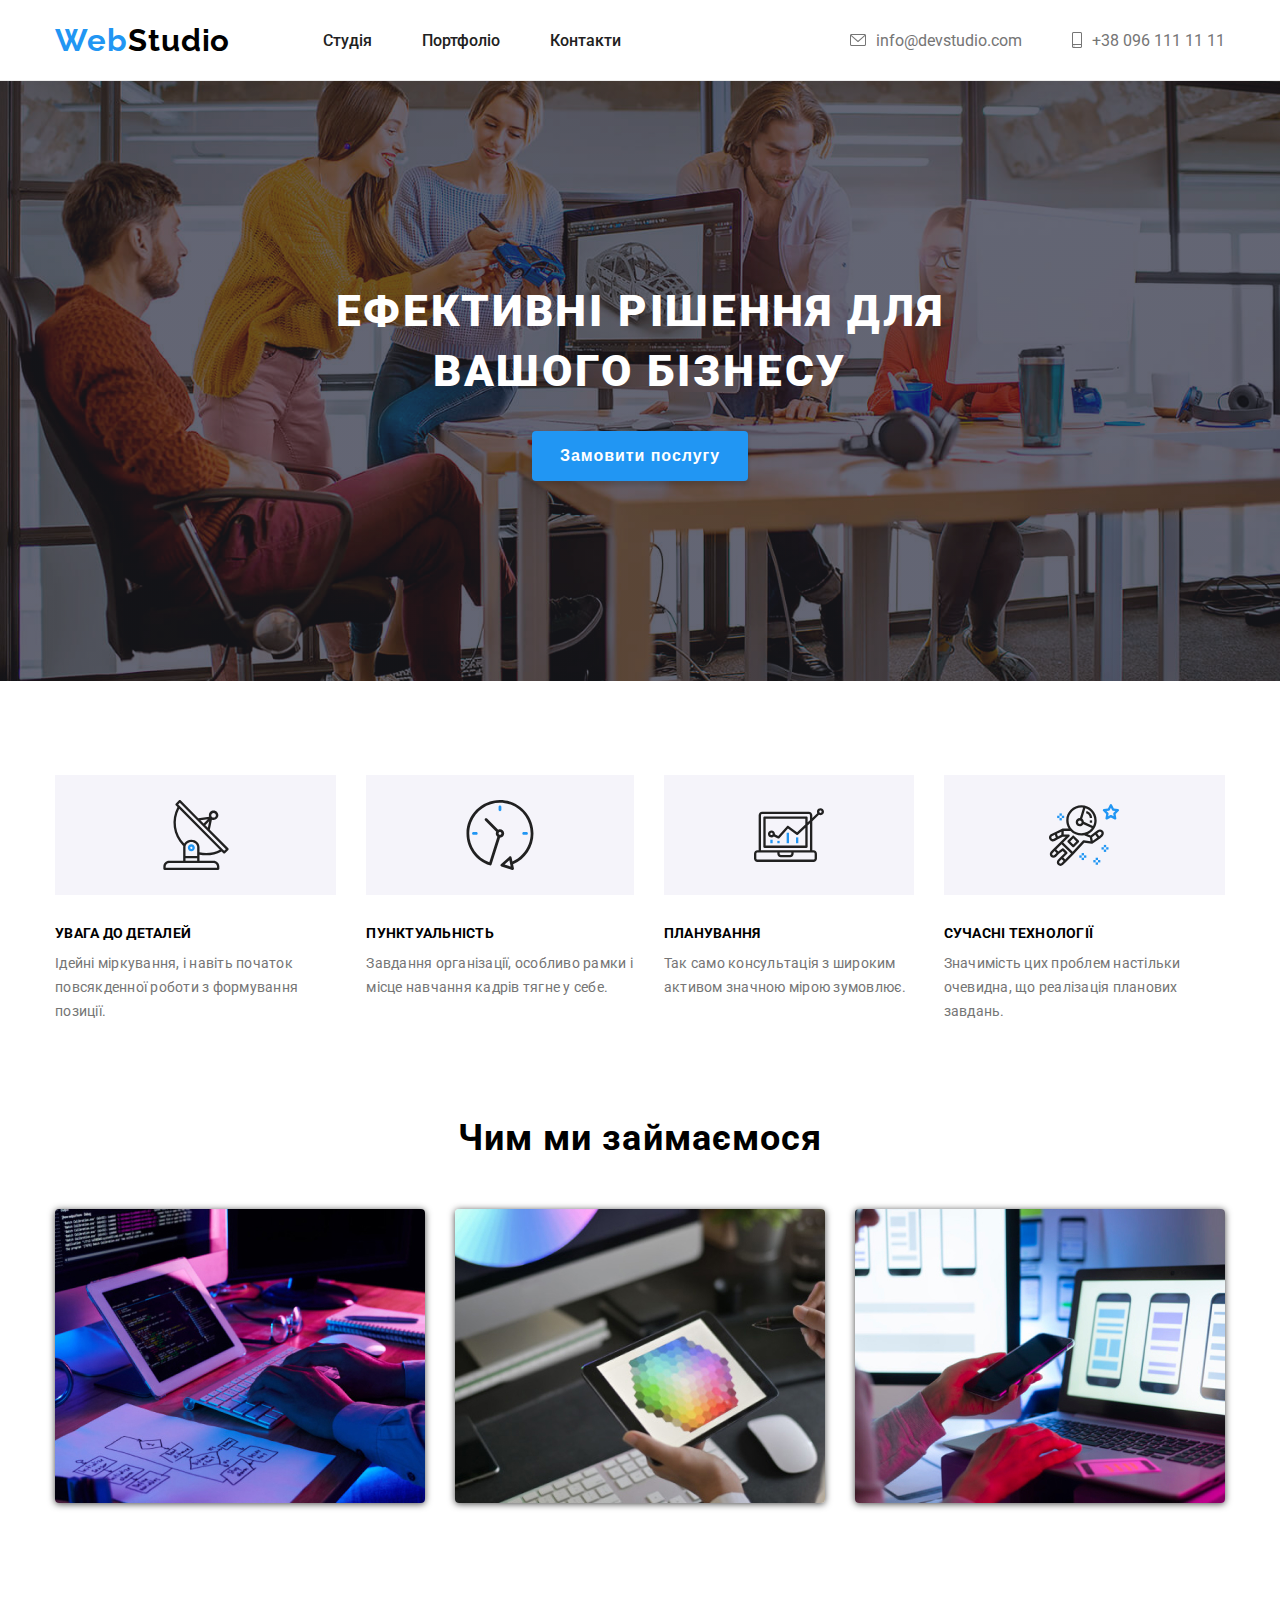
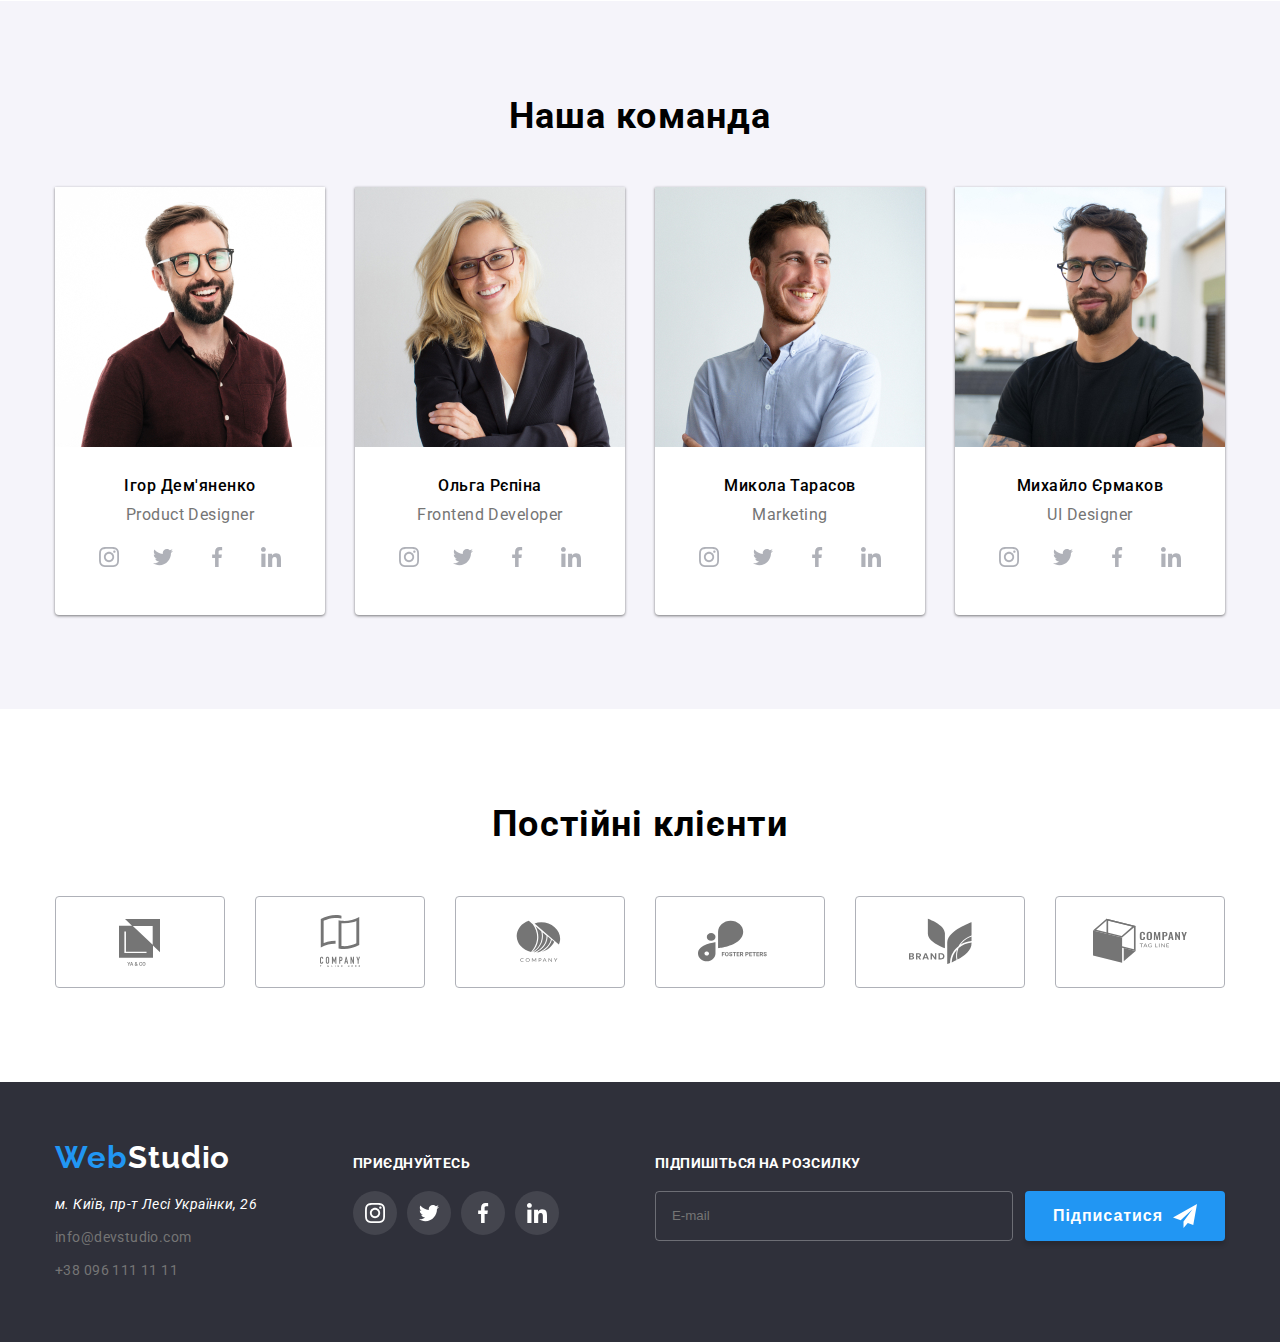
<file: index.html>
<!DOCTYPE html>
<html lang="en" class="page">
  <head>
    <meta charset="UTF-8" />
    <meta name="viewport" content="width=device-width, initial-scale=1.0" />
    <title>Homework 6</title>
    <link rel="preconnect" href="https://fonts.googleapis.com" />
    <link rel="preconnect" href="https://fonts.gstatic.com" crossorigin />
    <link
      href="https://fonts.googleapis.com/css2?family=Roboto:ital,wght@0,100;0,300;0,400;0,500;0,700;0,900;1,100;1,300;1,400;1,500;1,700;1,900&display=swap"
      rel="stylesheet"
    />
    <link
      href="https://fonts.googleapis.com/css2?family=Raleway:ital,wght@0,100..900;1,100..900&display=swap"
      rel="stylesheet"
    />
    <link rel="stylesheet" href="./css/style.css" />
  </head>
  <body class="page__body">
    <header class="header">
      <div class="container">
        <div class="header__content">
          <a href="./index.html" class="logo header__logo"
            ><span class="logo__web">Web</span
            ><span class="logo__studio-black">Studio</span></a
          >

          <nav class="nav">
            <ul class="nav__list">
              <li class="nav__item">
                <a href="./index.html" class="nav__link">Студія</a>
              </li>
              <li class="nav__item">
                <a href="./portfolio.html" class="nav__link">Портфоліо</a>
              </li>
              <li class="nav__item">
                <a href="#" class="nav__link">Контакти</a>
              </li>
            </ul>
          </nav>

          <div class="contacts header__contacts">
            <a href="mailto:info@devstudio.com" class="contacts__link">
              <svg class="contacts__icon contacts__icon--envelope">
                <use href="./images/svg/sprite.svg#envelope"></use>
              </svg>
              info@devstudio.com</a
            >
            <a href="tel:+380961111111" class="contacts__link">
              <svg class="contacts__icon contacts__icon--smartphone">
                <use href="./images/svg/sprite.svg#smartphone"></use>
              </svg>
              +38 096 111 11 11
            </a>
          </div>
        </div>
      </div>
    </header>

    <main class="main">
      <section class="banner">
        <h1 class="banner__title">Ефективні рішення для вашого бізнесу</h1>
        <button class="banner__button">Замовити послугу</button>
      </section>

      <section class="features">
        <div class="container">
          <ul class="features__list">
            <li class="features__item feature">
              <div class="feature__icon-container">
                <svg class="feature__icon">
                  <use href="./images/svg/sprite.svg#antenna"></use>
                </svg>
              </div>
              <h3 class="feature__title">УВАГА ДО ДЕТАЛЕЙ</h3>
              <p class="feature__text">
                Ідейні міркування, і навіть початок повсякденної роботи з
                формування позиції.
              </p>
            </li>
            <li class="features__item feature">
              <div class="feature__icon-container">
                <svg class="feature__icon">
                  <use href="./images/svg/sprite.svg#clock"></use>
                </svg>
              </div>
              <h3 class="feature__title">ПУНКТУАЛЬНІСТЬ</h3>
              <p class="feature__text">
                Завдання організації, особливо рамки і місце навчання кадрів
                тягне у себе.
              </p>
            </li>
            <li class="features__item feature">
              <div class="feature__icon-container">
                <svg class="feature__icon">
                  <use href="./images/svg/sprite.svg#diagram"></use>
                </svg>
              </div>
              <h3 class="feature__title">ПЛАНУВАННЯ</h3>
              <p class="feature__text">
                Так само консультація з широким активом значною мірою зумовлює.
              </p>
            </li>
            <li class="features__item feature">
              <div class="feature__icon-container">
                <svg class="feature__icon">
                  <use href="./images/svg/sprite.svg#astronaut"></use>
                </svg>
              </div>
              <h3 class="feature__title">СУЧАСНІ ТЕХНОЛОГІЇ</h3>
              <p class="feature__text">
                Значимість цих проблем настільки очевидна, що реалізація
                планових завдань.
              </p>
            </li>
          </ul>
        </div>
      </section>

      <section class="services">
        <div class="container">
          <h2 class="services__title">Чим ми займаємося</h2>
          <ul class="services__list">
            <li class="services__item">
              <img
                class="services__image"
                src="./images/services1.jpg"
                alt=""
              />
              <p class="services__legend">Десктопні додатки</p>
            </li>
            <li class="services__item">
              <img
                class="services__image"
                src="./images/services3.jpg"
                alt=""
              />
              <p class="services__legend">Мобільні додатки</p>
            </li>
            <li class="services__item">
              <img
                class="services__image"
                src="./images/services2.jpg"
                alt=""
              />
              <p class="services__legend">Дизайнерські рішення</p>
            </li>
          </ul>
        </div>
      </section>
      <section class="team">
        <div class="container">
          <h2 class="team__title">Наша команда</h2>
          <ul class="team__list">
            <li class="team__item person media">
              <img src="./images/team1.jpg" alt="" class="person__photo" />
              <div class="person__info">
                <h3 class="person__name">Ігор Дем'яненко</h3>
                <p class="person__position">Product Designer</p>
                <div class="person__social-icons social-icons">
                  <ul class="social-icons__list">
                    <li class="social-icons__item">
                      <a
                        href="https://www.instagram.com/"
                        class="social-icons__link"
                      >
                        <svg class="social-icons__icon">
                          <use href="./images/svg/sprite.svg#instagram"></use>
                        </svg>
                      </a>
                    </li>
                    <li class="social-icons__item">
                      <a href="https://www.x.com/" class="social-icons__link">
                        <svg class="social-icons__icon">
                          <use href="./images/svg/sprite.svg#twitter"></use>
                        </svg>
                      </a>
                    </li>
                    <li class="social-icons__item">
                      <a
                        href="https://www.facebook.com/"
                        class="social-icons__link"
                      >
                        <svg class="social-icons__icon">
                          <use href="./images/svg/sprite.svg#facebook"></use>
                        </svg>
                      </a>
                    </li>
                    <li class="social-icons__item">
                      <a
                        href="https://www.linkedin.com/"
                        class="social-icons__link"
                      >
                        <svg class="social-icons__icon">
                          <use href="./images/svg/sprite.svg#linkedin"></use>
                        </svg>
                      </a>
                    </li>
                  </ul>
                </div>
              </div>
            </li>
            <li class="team__item person">
              <img src="./images/team2.jpg" alt="" class="team__photo" />
              <div class="person__info">
                <h3 class="person__name">Ольга Рєпіна</h3>
                <p class="person__position">Frontend Developer</p>
                <div class="person__social-icons social-icons">
                  <ul class="social-icons__list">
                    <li class="social-icons__item">
                      <a
                        href="https://www.instagram.com/"
                        class="social-icons__link"
                      >
                        <svg class="social-icons__icon">
                          <use href="./images/svg/sprite.svg#instagram"></use>
                        </svg>
                      </a>
                    </li>
                    <li class="social-icons__item">
                      <a href="https://www.x.com/" class="social-icons__link">
                        <svg class="social-icons__icon">
                          <use href="./images/svg/sprite.svg#twitter"></use>
                        </svg>
                      </a>
                    </li>
                    <li class="social-icons__item">
                      <a
                        href="https://www.facebook.com/"
                        class="social-icons__link"
                      >
                        <svg class="social-icons__icon">
                          <use href="./images/svg/sprite.svg#facebook"></use>
                        </svg>
                      </a>
                    </li>
                    <li class="social-icons__item">
                      <a
                        href="https://www.linkedin.com/"
                        class="social-icons__link"
                      >
                        <svg class="social-icons__icon">
                          <use href="./images/svg/sprite.svg#linkedin"></use>
                        </svg>
                      </a>
                    </li>
                  </ul>
                </div>
              </div>
            </li>
            <li class="team__item person">
              <img src="./images/team3.jpg" alt="" class="team__photo" />
              <div class="person__info">
                <h3 class="person__name">Микола Тарасов</h3>
                <p class="person__position">Marketing</p>
                <div class="person__social-icons social-icons">
                  <ul class="social-icons__list">
                    <li class="social-icons__item">
                      <a
                        href="https://www.instagram.com/"
                        class="social-icons__link"
                      >
                        <svg class="social-icons__icon">
                          <use href="./images/svg/sprite.svg#instagram"></use>
                        </svg>
                      </a>
                    </li>
                    <li class="social-icons__item">
                      <a href="https://www.x.com/" class="social-icons__link">
                        <svg class="social-icons__icon">
                          <use href="./images/svg/sprite.svg#twitter"></use>
                        </svg>
                      </a>
                    </li>
                    <li class="social-icons__item">
                      <a
                        href="https://www.facebook.com/"
                        class="social-icons__link"
                      >
                        <svg class="social-icons__icon">
                          <use href="./images/svg/sprite.svg#facebook"></use>
                        </svg>
                      </a>
                    </li>
                    <li class="social-icons__item">
                      <a
                        href="https://www.linkedin.com/"
                        class="social-icons__link"
                      >
                        <svg class="social-icons__icon">
                          <use href="./images/svg/sprite.svg#linkedin"></use>
                        </svg>
                      </a>
                    </li>
                  </ul>
                </div>
              </div>
            </li>
            <li class="team__item person">
              <img src="./images/team4.jpg" alt="" class="team__photo" />
              <div class="person__info">
                <h3 class="person__name">Михайло Єрмаков</h3>
                <p class="person__position">UI Designer</p>
                <div class="person__social-icons social-icons">
                  <ul class="social-icons__list">
                    <li class="social-icons__item">
                      <a
                        href="https://www.instagram.com/"
                        class="social-icons__link"
                      >
                        <svg class="social-icons__icon">
                          <use href="./images/svg/sprite.svg#instagram"></use>
                        </svg>
                      </a>
                    </li>
                    <li class="social-icons__item">
                      <a href="https://www.x.com/" class="social-icons__link">
                        <svg class="social-icons__icon">
                          <use href="./images/svg/sprite.svg#twitter"></use>
                        </svg>
                      </a>
                    </li>
                    <li class="social-icons__item">
                      <a
                        href="https://www.facebook.com/"
                        class="social-icons__link"
                      >
                        <svg class="social-icons__icon">
                          <use href="./images/svg/sprite.svg#facebook"></use>
                        </svg>
                      </a>
                    </li>
                    <li class="social-icons__item">
                      <a
                        href="https://www.linkedin.com/"
                        class="social-icons__link"
                      >
                        <svg class="social-icons__icon">
                          <use href="./images/svg/sprite.svg#linkedin"></use>
                        </svg>
                      </a>
                    </li>
                  </ul>
                </div>
              </div>
            </li>
          </ul>
        </div>
      </section>
      <section class="clients">
        <div class="container">
          <h3 class="clients__title">Постійні клієнти</h3>
          <ul class="clients__list">
            <li class="clients__item">
              <a href="#" class="clients__link">
                <svg class="clients__icon">
                  <use href="./images/svg/sprite.svg#client1"></use>
                </svg>
              </a>
            </li>
            <li class="clients__item">
              <a href="#" class="clients__link">
                <svg class="clients__icon">
                  <use href="./images/svg/sprite.svg#client2"></use>
                </svg>
              </a>
            </li>
            <li class="clients__item">
              <a href="#" class="clients__link">
                <svg class="clients__icon">
                  <use href="./images/svg/sprite.svg#client3"></use>
                </svg>
              </a>
            </li>
            <li class="clients__item">
              <a href="#" class="clients__link">
                <svg class="clients__icon">
                  <use href="./images/svg/sprite.svg#client4"></use>
                </svg>
              </a>
            </li>
            <li class="clients__item">
              <a href="#" class="clients__link">
                <svg class="clients__icon">
                  <use href="./images/svg/sprite.svg#client5"></use>
                </svg>
              </a>
            </li>
            <li class="clients__item">
              <a href="#" class="clients__link">
                <svg class="clients__icon">
                  <use href="./images/svg/sprite.svg#client6"></use>
                </svg>
              </a>
            </li>
          </ul>
        </div>
      </section>

      <section class="modal">
        <div class="modal__background">
          <div class="modal__window">
            <h2 class="modal__title">Залиште свої дані, ми вам передзвонимо</h2>

            <form class="modal__form form">
              <label class="form__label">
                Ім'я
                <input
                  type="text"
                  class="form__input"
                  name="name"
                  autocomplete="off"
                />
                <svg class="form__input-icon">
                  <use href="./images/svg/sprite.svg#person"></use>
                </svg>
              </label>
              <label class="form__label">
                Телефон
                <input
                  type="text"
                  class="form__input"
                  name="phone"
                  autocomplete="off"
                />
                <svg class="form__input-icon">
                  <use href="./images/svg/sprite.svg#phone"></use>
                </svg>
              </label>
              <label class="form__label">
                Пошта
                <input
                  type="email"
                  class="form__input"
                  name="email"
                  autocomplete="off"
                />
                <svg class="form__input-icon">
                  <use href="./images/svg/sprite.svg#email"></use>
                </svg>
              </label>
              <label class="form__label form__label--textarea">
                Коментар
                <textarea
                  name="comment"
                  class="form__input form__input--textarea"
                  placeholder="Введіть текст"
                ></textarea>
              </label>
              <label class="form__label form__label--terms">
                <input type="checkbox" class="form__input--checkbox" />
                <span class="form__checkbox"></span>
                Погоджуюся з розсилкою та приймаю
                <a class="form__link" href="#">Умови договору</a>
              </label>
              <button type="submit" class="form__button">Відправити</button>
            </form>

            <button class="modal__close" type="button">
              <svg class="modal__close-icon">
                <use href="./images/svg/sprite.svg#icon-close"></use>
              </svg>
            </button>
          </div>
        </div>
      </section>
    </main>

    <footer class="footer">
      <div class="container">
        <div class="footer__content">
          <div class="footer__info">
            <a href="/" class="logo logo--white footer__logo">
              <span class="logo__web"> Web </span>

              Studio
            </a>
            <div class="contacts footer__contacts">
              <address class="contacts__address">
                <a
                  href="https://maps.app.goo.gl/mNNp9XAnkozu1ScX8"
                  class="contacts__link"
                  target="_blank"
                  >м. Київ, пр-т Лесі Українки, 26</a
                >
              </address>

              <a href="mailto:info@devstudio.com" class="contacts__link"
                >info@devstudio.com</a
              >
              <a href="tel:+380961111111" class="contacts__link"
                >+38 096 111 11 11</a
              >
            </div>
          </div>

          <div class="footer__social">
            <div class="social-icons">
              <h3 class="social-icons__title">приєднуйтесь</h3>
              <ul class="social-icons__list">
                <li class="social-icons__item">
                  <a
                    href="https://www.instagram.com/"
                    class="social-icons__link social-icons__link--footer"
                  >
                    <svg class="social-icons__icon">
                      <use href="./images/svg/sprite.svg#instagram"></use>
                    </svg>
                  </a>
                </li>
                <li class="social-icons__item">
                  <a
                    href="https://www.x.com/"
                    class="social-icons__link social-icons__link--footer"
                  >
                    <svg class="social-icons__icon">
                      <use href="./images/svg/sprite.svg#twitter"></use>
                    </svg>
                  </a>
                </li>
                <li class="social-icons__item">
                  <a
                    href="https://www.facebook.com/"
                    class="social-icons__link social-icons__link--footer"
                  >
                    <svg class="social-icons__icon">
                      <use href="./images/svg/sprite.svg#facebook"></use>
                    </svg>
                  </a>
                </li>
                <li class="social-icons__item">
                  <a
                    href="https://www.linkedin.com/"
                    class="social-icons__link social-icons__link--footer"
                  >
                    <svg class="social-icons__icon">
                      <use href="./images/svg/sprite.svg#linkedin"></use>
                    </svg>
                  </a>
                </li>
              </ul>
            </div>
          </div>

          <div class="footer__subscribe subscribe">
            <h3 class="subscribe__title">Підпишіться на розсилку</h3>
            <form class="subscribe__form">
              <input
                type="email"
                class="subscribe__input"
                placeholder="E-mail"
              />
              <button class="subscribe__button">Підписатися</button>
            </form>
          </div>
        </div>
      </div>
    </footer>
    <script src="./js/modal.js"></script>
  </body>
</html>
</file>
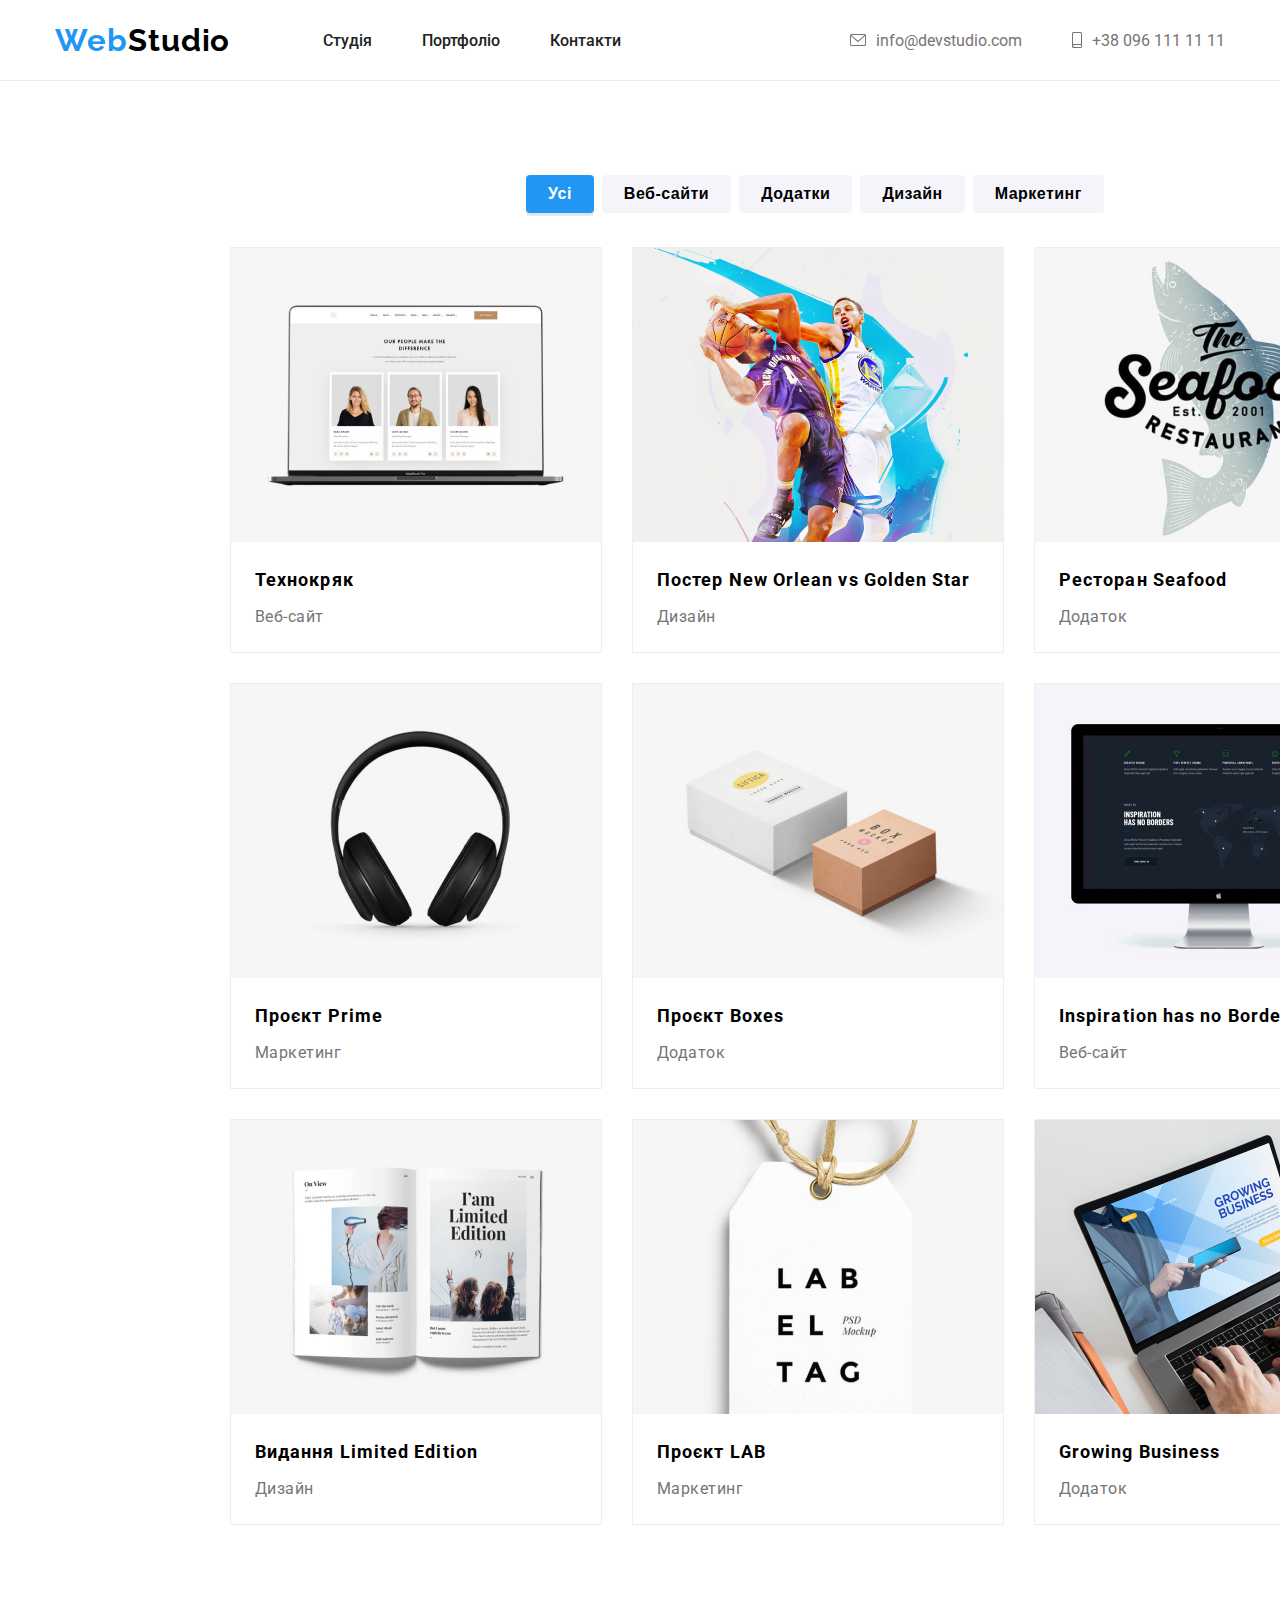
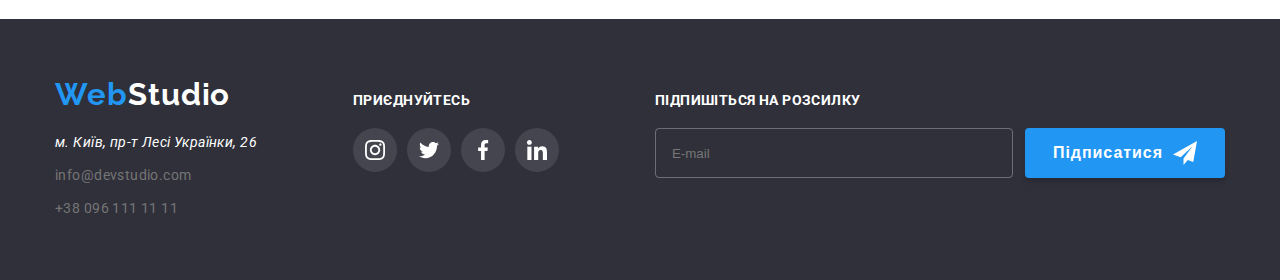
<file: portfolio.html>
<!DOCTYPE html>
<html lang="en" class="page">
  <head>
    <meta charset="UTF-8" />
    <meta name="viewport" content="width=device-width, initial-scale=1.0" />
    <title>Homework 6</title>
    <link rel="preconnect" href="https://fonts.googleapis.com" />
    <link rel="preconnect" href="https://fonts.gstatic.com" crossorigin />
    <link
      href="https://fonts.googleapis.com/css2?family=Roboto:ital,wght@0,100;0,300;0,400;0,500;0,700;0,900;1,100;1,300;1,400;1,500;1,700;1,900&display=swap"
      rel="stylesheet"
    />
    <link
      href="https://fonts.googleapis.com/css2?family=Raleway:ital,wght@0,100..900;1,100..900&display=swap"
      rel="stylesheet"
    />
    <link rel="stylesheet" href="./css/style.css" />
  </head>
  <body class="page__body">
    <header class="header">
      <div class="container">
        <div class="header__content">
          <a href="./index.html" class="logo header__logo"
            ><span class="logo__web">Web</span
            ><span class="logo__studio-black">Studio</span></a
          >

          <nav class="nav">
            <ul class="nav__list">
              <li class="nav__item">
                <a href="./index.html" class="nav__link">Студія</a>
              </li>
              <li class="nav__item">
                <a href="./portfolio.html" class="nav__link">Портфоліо</a>
              </li>
              <li class="nav__item">
                <a href="#" class="nav__link">Контакти</a>
              </li>
            </ul>
          </nav>

          <div class="contacts header__contacts">
            <a href="mailto:info@devstudio.com" class="contacts__link">
              <svg class="contacts__icon contacts__icon--envelope">
                <use href="./images/svg/sprite.svg#envelope"></use>
              </svg>
              info@devstudio.com</a
            >
            <a href="tel:+380961111111" class="contacts__link">
              <svg class="contacts__icon contacts__icon--smartphone">
                <use href="./images/svg/sprite.svg#smartphone"></use>
              </svg>
              +38 096 111 11 11
            </a>
          </div>
        </div>
      </div>
    </header>

    <main class="main">
      <section class="portfolio">
        <div class="container">
          <ul class="portfolio__filters filters">
            <li class="filters__item filter filter--active">
              <button class="filter__button">Усі</button>
            </li>
            <li class="filters__item filter">
              <button class="filter__button">Веб-сайти</button>
            </li>
            <li class="filters__item filter">
              <button class="filter__button">Додатки</button>
            </li>
            <li class="filters__item filter">
              <button class="filter__button">Дизайн</button>
            </li>
            <li class="filters__item filter">
              <button class="filter__button">Маркетинг</button>
            </li>
          </ul>

          <ul class="portfolio__projects projects">
            <li class="projects__item project">
              <div class="project__image-container">
                <img
                  src="./images/portfolio/project--1.jpg"
                  alt=""
                  class="project__image"
                />
                <p class="project__description">
                  Ресурс пропонує комплексні пропозиції з різним рівнем
                  функціоналу та сервісів. Все це дозволить відвідувачу отримати
                  вичерпні відомості про компанію чи приватну особу.
                </p>
              </div>
              <div class="project__content">
                <h3 class="project__title">Технокряк</h3>
                <p class="project__type">Веб-сайт</p>
              </div>
            </li>
            <li class="projects__item project">
              <div class="project__image-container">
                <img
                  src="./images/portfolio/project--2.jpg"
                  alt=""
                  class="project__image"
                />
                <p class="project__description">
                  Ресурс пропонує комплексні пропозиції з різним рівнем
                  функціоналу та сервісів. Все це дозволить відвідувачу отримати
                  вичерпні відомості про компанію чи приватну особу.
                </p>
              </div>
              <div class="project__content">
                <h3 class="project__title">Постер New Orlean vs Golden Star</h3>
                <p class="project__type">Дизайн</p>
              </div>
            </li>
            <li class="projects__item project">
              <div class="project__image-container">
                <img
                  src="./images/portfolio/project--3.jpg"
                  alt=""
                  class="project__image"
                />
                <p class="project__description">
                  Ресурс пропонує комплексні пропозиції з різним рівнем
                  функціоналу та сервісів. Все це дозволить відвідувачу отримати
                  вичерпні відомості про компанію чи приватну особу.
                </p>
              </div>
              <div class="project__content">
                <h3 class="project__title">Ресторан Seafood</h3>
                <p class="project__type">Додаток</p>
              </div>
            </li>
            <li class="projects__item project">
              <div class="project__image-container">
                <img
                  src="./images/portfolio/project--4.jpg"
                  alt=""
                  class="project__image"
                />
                <p class="project__description">
                  Ресурс пропонує комплексні пропозиції з різним рівнем
                  функціоналу та сервісів. Все це дозволить відвідувачу отримати
                  вичерпні відомості про компанію чи приватну особу.
                </p>
              </div>
              <div class="project__content">
                <h3 class="project__title">Проєкт Prime</h3>
                <p class="project__type">Маркетинг</p>
              </div>
            </li>
            <li class="projects__item project">
              <div class="project__image-container">
                <img
                  src="./images/portfolio/project--5.jpg"
                  alt=""
                  class="project__image"
                />
                <p class="project__description">
                  Ресурс пропонує комплексні пропозиції з різним рівнем
                  функціоналу та сервісів. Все це дозволить відвідувачу отримати
                  вичерпні відомості про компанію чи приватну особу.
                </p>
              </div>
              <div class="project__content">
                <h3 class="project__title">Проєкт Boxes</h3>
                <p class="project__type">Додаток</p>
              </div>
            </li>
            <li class="projects__item project">
              <div class="project__image-container">
                <img
                  src="./images/portfolio/project--6.jpg"
                  alt=""
                  class="project__image"
                />
                <p class="project__description">
                  Ресурс пропонує комплексні пропозиції з різним рівнем
                  функціоналу та сервісів. Все це дозволить відвідувачу отримати
                  вичерпні відомості про компанію чи приватну особу.
                </p>
              </div>
              <div class="project__content">
                <h3 class="project__title">Inspiration has no Borders</h3>
                <p class="project__type">Веб-сайт</p>
              </div>
            </li>
            <li class="projects__item project">
              <div class="project__image-container">
                <img
                  src="./images/portfolio/project--7.jpg"
                  alt=""
                  class="project__image"
                />
                <p class="project__description">
                  Ресурс пропонує комплексні пропозиції з різним рівнем
                  функціоналу та сервісів. Все це дозволить відвідувачу отримати
                  вичерпні відомості про компанію чи приватну особу.
                </p>
              </div>
              <div class="project__content">
                <h3 class="project__title">Видання Limited Edition</h3>
                <p class="project__type">Дизайн</p>
              </div>
            </li>
            <li class="projects__item project">
              <div class="project__image-container">
                <img
                  src="./images/portfolio/project--8.jpg"
                  alt=""
                  class="project__image"
                />
                <p class="project__description">
                  Ресурс пропонує комплексні пропозиції з різним рівнем
                  функціоналу та сервісів. Все це дозволить відвідувачу отримати
                  вичерпні відомості про компанію чи приватну особу.
                </p>
              </div>
              <div class="project__content">
                <h3 class="project__title">Проєкт LAB</h3>
                <p class="project__type">Маркетинг</p>
              </div>
            </li>
            <li class="projects__item project">
              <div class="project__image-container">
                <img
                  src="./images/portfolio/project--9.jpg"
                  alt=""
                  class="project__image"
                />
                <p class="project__description">
                  Ресурс пропонує комплексні пропозиції з різним рівнем
                  функціоналу та сервісів. Все це дозволить відвідувачу отримати
                  вичерпні відомості про компанію чи приватну особу.
                </p>
              </div>
              <div class="project__content">
                <h3 class="project__title">Growing Business</h3>
                <p class="project__type">Додаток</p>
              </div>
            </li>
          </ul>
        </div>
      </section>
    </main>

    <footer class="footer">
      <div class="container">
        <div class="footer__content">
          <div class="footer__info">
            <a href="/" class="logo logo--white footer__logo">
              <span class="logo__web"> Web </span>

              Studio
            </a>
            <div class="contacts footer__contacts">
              <address class="contacts__address">
                <a
                  href="https://maps.app.goo.gl/mNNp9XAnkozu1ScX8"
                  class="contacts__link"
                  target="_blank"
                  >м. Київ, пр-т Лесі Українки, 26</a
                >
              </address>

              <a href="mailto:info@devstudio.com" class="contacts__link"
                >info@devstudio.com</a
              >
              <a href="tel:+380961111111" class="contacts__link"
                >+38 096 111 11 11</a
              >
            </div>
          </div>

          <div class="footer__social">
            <div class="social-icons">
              <h3 class="social-icons__title">приєднуйтесь</h3>
              <ul class="social-icons__list">
                <li class="social-icons__item">
                  <a
                    href="https://www.instagram.com/"
                    class="social-icons__link social-icons__link--footer"
                  >
                    <svg class="social-icons__icon">
                      <use href="./images/svg/sprite.svg#instagram"></use>
                    </svg>
                  </a>
                </li>
                <li class="social-icons__item">
                  <a
                    href="https://www.x.com/"
                    class="social-icons__link social-icons__link--footer"
                  >
                    <svg class="social-icons__icon">
                      <use href="./images/svg/sprite.svg#twitter"></use>
                    </svg>
                  </a>
                </li>
                <li class="social-icons__item">
                  <a
                    href="https://www.facebook.com/"
                    class="social-icons__link social-icons__link--footer"
                  >
                    <svg class="social-icons__icon">
                      <use href="./images/svg/sprite.svg#facebook"></use>
                    </svg>
                  </a>
                </li>
                <li class="social-icons__item">
                  <a
                    href="https://www.linkedin.com/"
                    class="social-icons__link social-icons__link--footer"
                  >
                    <svg class="social-icons__icon">
                      <use href="./images/svg/sprite.svg#linkedin"></use>
                    </svg>
                  </a>
                </li>
              </ul>
            </div>
          </div>

          <div class="footer__subscribe subscribe">
            <h3 class="subscribe__title">Підпишіться на розсилку</h3>
            <form class="subscribe__form">
              <input
                type="email"
                class="subscribe__input"
                placeholder="E-mail"
              />
              <button class="subscribe__button">Підписатися</button>
            </form>
          </div>
        </div>
      </div>
    </footer>
  </body>
</html>
</file>
<file: css/style.css>
@import "./blocks/header.css";
@import "./blocks/footer.css";
@import "./blocks/form.css";

:root {
  --color--gray: #757575;
  --color--icon-gray: #afb1b8;
  --color--icon-background-gray: #ffffff1a;
  --color--blue: #2196f3;
}

* {
  box-sizing: border-box;
}

body,
h1,
h2,
h3,
h4,
p,
ul,
ol {
  margin: 0;
  padding: 0;
}

a {
  color: inherit;
  text-decoration: none;
}

.page {
  font-family: "Roboto", sans-serif;
  color: var(--color--gray);
}

.page:has(.modal--is-open) {
  padding-right: 17px;
  overflow: hidden;
}

/* #region CONTAINER */

.container {
  margin: 0 auto;
  max-width: 1200px;
  padding: 0 15px;
}

/* #endregion */

/* #region BANNER */
.banner {
  margin: 0 auto;

  display: flex;
  flex-direction: column;
  justify-content: center;
  align-items: center;
  gap: 30px;

  height: 600px;
  max-width: 1600px;

  background: linear-gradient(
      0deg,
      rgba(47, 48, 58, 0.4) 0%,
      rgba(47, 48, 58, 0.4) 100%
    ),
    url("../images/banner--bg.jpg"), #2f303a;
  background-repeat: no-repeat;
  background-size: cover;
  background-position: center, top -160px center, center;
}

.banner__title {
  margin: 0;
  width: 696px;

  font-weight: 900;
  font-size: 44px;
  text-align: center;
  line-height: 60px;
  letter-spacing: 0.06em;
  text-transform: uppercase;
  color: #fff;
}

.banner__button {
  margin: 0;
  padding: 0;

  width: 216px;
  height: 50px;

  font-size: 16px;
  font-weight: 700;
  line-height: 30px;
  letter-spacing: 0.06em;

  border: none;
  border-radius: 4px;
  background-color: var(--color--blue);
  color: #fff;

  box-shadow: 0px 4px 4px 0px #00000026;

  cursor: pointer;
}

/* #endregion */

/* #region FEATURES */

.features {
  padding: 94px 0;
}

.features__list {
  margin: 0;
  padding: 0;
  display: flex;
  gap: 30px;
  justify-content: space-between;
  list-style: none;
}

.features__item {
  text-align: left;
}

.feature__title {
  margin: 0;
  height: 16px;
  font-size: 14px;
  font-weight: 700;
  color: #000;
  letter-spacing: 0.25px;
}

.feature__icon-container {
  margin-bottom: 30px;
  padding: 25px 0;
  display: flex;
  justify-content: center;
  align-items: center;
  background-color: #f5f4fa;
}

.feature__icon {
  height: 70px;
  width: 70px;
}

.feature__text {
  margin-top: 10px;
  margin-bottom: 0;
  height: 72px;
  font-size: 14px;
  line-height: 24px;
  letter-spacing: 0.25px;
}

/* #endregion */

/* #region SERVICES */

.services {
  padding-bottom: 94px;
}

.services__list {
  margin-top: 50px;
  display: flex;
  gap: 30px;
  list-style: none;
}

.services__image {
  border-radius: 4px;
  box-shadow: 0px 1px 7px 0px #000000b7;
}

.services__item {
  position: relative;
  transition: transform 0.2s ease-in-out;
}

.services__item:hover {
  transform: scale(1.1);
}

.services__item:hover .services__legend {
  opacity: 1;
}

.services__title {
  font-size: 36px;
  font-weight: 700;
  line-height: 42.19px;
  letter-spacing: 0.03em;

  text-align: center;

  color: #000;
}

.services__legend {
  position: absolute;
  bottom: 0;
  left: 0;
  right: 0;

  display: flex;
  justify-content: center;
  align-items: center;

  height: 70px;

  background-color: #2f303acc;
  color: #fff;

  text-transform: uppercase;

  opacity: 0;
  transition: opacity 0.2s;
}

/* #endregion */

/* #region TEAM */

.team__title {
  font-size: 36px;
  font-weight: 700;
  line-height: 42.19px;
  letter-spacing: 0.03em;

  text-align: center;

  color: #000;
}

.team {
  padding: 94px 0;

  background-color: #f5f4fa;
}

.team__list {
  margin-top: 50px;
  display: flex;
  list-style: none;
  gap: 30px;
}

.team__item {
  height: 428px;
  border-radius: 0px 0px 4px 4px;

  background-color: #fff;
  box-shadow: 0px 2px 1px 0px #00000033;
  box-shadow: 0px 1px 1px 0px #00000024;
  box-shadow: 0px 1px 3px 0px #00000085;
}

.person {
  transform: scale(1);
  transition: transform 300ms;
}

.person:hover {
  transform: scale(1.1);
}

.person__info {
  padding: 30px 0;
  display: flex;
  gap: 10px;
  flex-direction: column;
  align-items: center;
}

.person__name {
  color: #000;

  font-size: 16px;
  font-weight: 500;
  line-height: 18.75px;
  letter-spacing: 0.03em;
}

.person img {
  display: block;
}

.person__position {
  font-size: 16px;
  font-weight: 400;
  line-height: 18.75px;
  letter-spacing: 0.03em;
}

.media svg {
  display: block;
}

.person__social {
  margin: 0 auto;
}

.social-icons__title {
  margin: 0 0 20px;

  font-size: 14px;
  font-weight: 700;
  line-height: 16.41px;
  letter-spacing: 0.03em;

  text-transform: uppercase;
  text-align: left;

  color: #fff;
}

.social-icons__list {
  display: flex;
  gap: 10px;

  list-style: none;
}

.social-icons__link {
  display: flex;
  justify-content: center;
  align-items: center;

  height: 44px;
  width: 44px;

  border-radius: 50%;
  background-color: #fff;

  color: var(--color--icon-gray);
  transition: color 0.3s, background-color 0.3s;
}

.social-icons__link--footer {
  color: #fff;
  background-color: var(--color--icon-background-gray);
}

.social-icons__link:hover {
  color: white;
  background-color: var(--color--blue);
}

.social-icons__icon {
  height: 20px;
  width: 20px;

  color: inherit;
}

/* #endregion */

/* #region CLIENTS */

.clients {
  padding: 94px 0;
}

.clients__title {
  margin-bottom: 50px;
  color: black;
  font-size: 36px;
  font-weight: 700;
  line-height: 42.19px;
  letter-spacing: 0.03em;
  text-align: center;
}

.clients__list {
  padding: 0;
  margin: 0;

  display: flex;
  gap: 30px;

  list-style: none;
}

.clients__link {
  display: flex;
  align-items: center;
  justify-content: center;
  width: 170px;
  height: 92px;
  border: 1px solid #afb1b8;
  border-radius: 4px;
}
.clients__icon {
  width: 106px;
  height: 60px;

  color: inherit;
}

.clients__link:hover {
  color: var(--color--blue);
  border-color: var(--color--blue);
}

.contacts__address {
  color: #fff;
}
.white {
  color: #fff;
}

/* #endregion */

/* #region PORTFOLIO PAGE */

.portfolio {
  margin: 94px 215px;
  display: flex;
  flex-direction: column;
  align-items: center;
}

.portfolio__filters {
  margin: 0 auto 34px;
}

.filters {
  padding: 0;
  width: fit-content;

  display: flex;
  gap: 8px;

  list-style: none;
}

.filter--active .filter__button {
  color: #fff;

  background-color: var(--color--blue);
  box-shadow: 0px 3px 1px 0px #0000001a;
}

.filter__button {
  padding: 6px 22px;

  font-size: 16px;
  font-weight: 600;
  line-height: 26px;
  letter-spacing: 0.03em;

  background-color: #f5f4fa;
  border-radius: 4px;
  border: none;

  transition: all 0.3s;
  cursor: pointer;
}

.filter__button:focus,
.filter__button:hover {
  background-color: var(--color--blue);
  color: #fff;
}

.projects {
  padding: 0;
  display: grid;
  grid-template-columns: 1fr 1fr 1fr;

  gap: 30px;
  list-style: none;
  width: 100%;
}

.project {
  border: 1px solid #eeeeee;
}

.project:hover .project__description {
  transform: translateY(0%);
}

.project__content {
  padding: 20px 24px;
  background-color: #fff;
}

.project__item {
  border: solid #eeeeee 1px;
}

.project__image-container {
  position: relative;
  height: 294px;

  display: flex;

  overflow: hidden;
}

.project__image {
  height: 100%;
}

.project__description {
  padding: 24px;

  position: absolute;
  top: 0;

  width: 100%;
  height: 100%;

  display: flex;
  justify-content: center;
  align-items: center;

  background-color: #2196f3e5;
  color: #fff;

  font-size: 18px;
  font-weight: 400;
  line-height: 28px;
  letter-spacing: 0.03em;
  text-align: left;

  transform: translateY(100%);
  transition: transform 250ms cubic-bezier(0.4, 0, 0.2, 1);
}

.project__title {
  margin: 0 0 4px;
  color: #000;
  font-size: 18px;
  font-weight: 700;
  line-height: 36px;
  letter-spacing: 0.06em;
}

.project__type {
  margin: 0;
  font-size: 16px;
  font-weight: 400;
  line-height: 30px;
  letter-spacing: 0.03em;
}

/* #endregion */

/* #region MODAL */
.modal {
  display: none;
  position: fixed;
  top: 0;
  left: 0;

  height: 100vh;
  width: 100vw;
}

.modal--is-open {
  display: block;
}

.modal__background {
  height: 100%;
  width: 100%;

  background-color: #00000033;
}

.modal__window {
  padding: 40px;

  position: absolute;
  background-color: #fff;

  top: 50%;
  left: 50%;

  width: 528px;
  height: 580px;

  border-radius: 4px;
  transform: translate(-50%, -50%);
}

.modal__title {
  margin: 0 0 12px;

  font-size: 20px;
  font-weight: 700;
  line-height: 23.44px;
  letter-spacing: 0.03em;
  text-align: center;
}

.modal__close {
  position: absolute;
  top: 8px;
  right: 8px;

  display: flex;
  justify-content: center;
  align-items: center;

  height: 30px;
  width: 30px;

  border-radius: 50%;

  background-color: #fff;
  border: 1px solid #0000001a;

  cursor: pointer;
}
/* #endregion */
</file>
